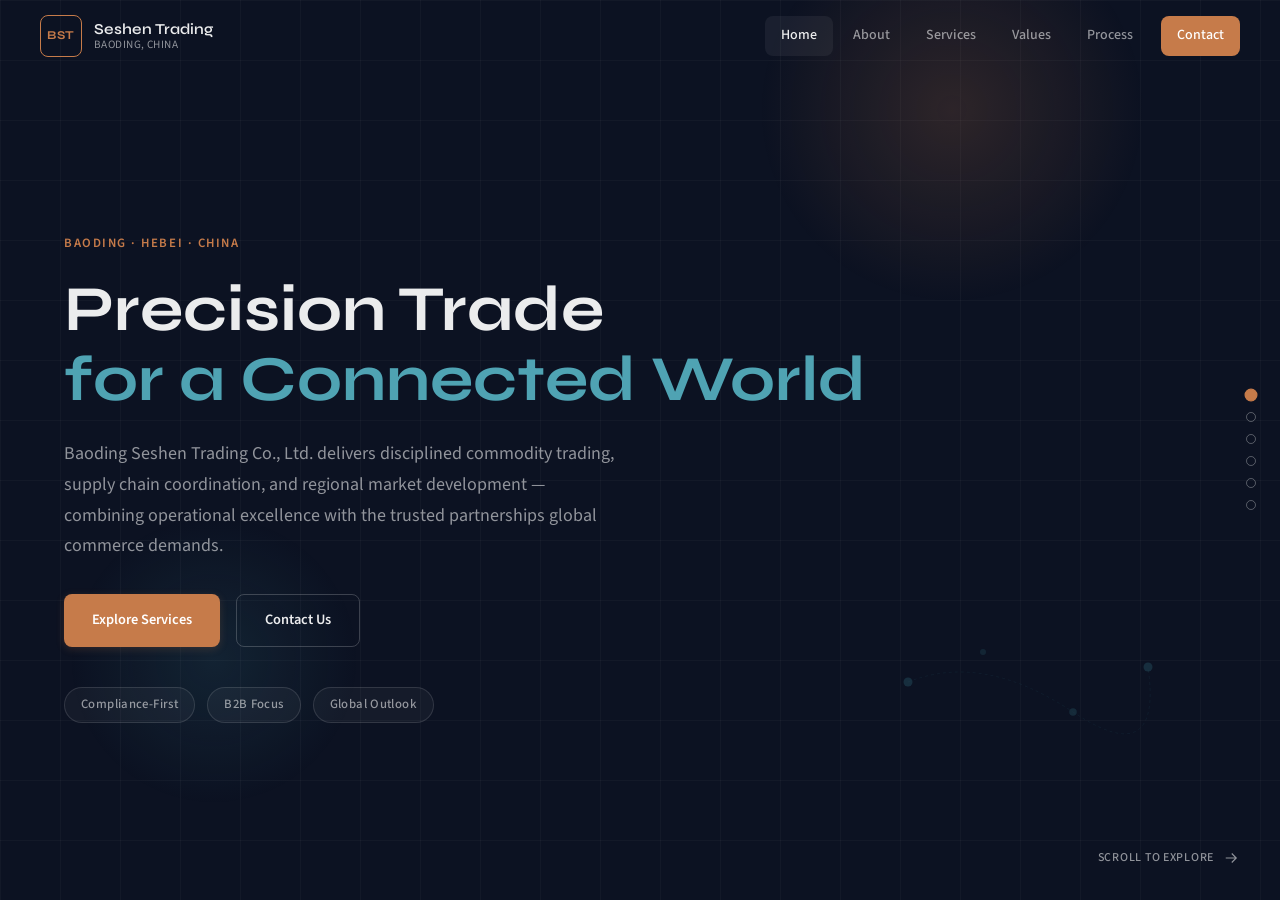
<file: index.html>
<!DOCTYPE html>
<html lang="en">
<head>
  <meta charset="UTF-8">
  <meta name="viewport" content="width=device-width, initial-scale=1.0">
  <meta name="description" content="Baoding Seshen Trading Co., Ltd. — Professional commodity trading, supply chain coordination, and regional market development in Baoding, Hebei, China.">
  <meta name="keywords" content="Seshen Trading, commodity trading, supply chain, Baoding, Hebei, China, BST">
  <title>Baoding Seshen Trading Co., Ltd. | Corporate Website</title>
  <link rel="preconnect" href="https://fonts.googleapis.com">
  <link rel="preconnect" href="https://fonts.gstatic.com" crossorigin>
  <link href="https://fonts.googleapis.com/css2?family=Source+Sans+3:ital,wght@0,300;0,400;0,500;0,600;0,700;1,400&family=Syne:wght@400;500;600;700;800&display=swap" rel="stylesheet">
  <link rel="stylesheet" href="styles.css">
</head>
<body>

  <div class="progress-bar" id="progressBar" aria-hidden="true"></div>

  <header class="header" id="header">
    <div class="header-inner">
      <a href="#hero" class="logo" data-panel="0">
        <span class="logo-mark">BST</span>
        <span class="logo-text">
          <strong>Seshen Trading</strong>
          <small>Baoding, China</small>
        </span>
      </a>

      <nav class="nav" id="nav" aria-label="Section navigation">
        <a href="#hero" class="nav-link active" data-panel="0">Home</a>
        <a href="#about" class="nav-link" data-panel="1">About</a>
        <a href="#services" class="nav-link" data-panel="2">Services</a>
        <a href="#values" class="nav-link" data-panel="3">Values</a>
        <a href="#process" class="nav-link" data-panel="4">Process</a>
        <a href="#contact" class="nav-link nav-link--cta" data-panel="5">Contact</a>
      </nav>

      <button class="nav-toggle" id="navToggle" aria-label="Toggle navigation" aria-expanded="false">
        <span></span>
        <span></span>
        <span></span>
      </button>
    </div>
  </header>

  <nav class="dot-nav" id="dotNav" aria-label="Panel progress">
    <button class="dot active" data-panel="0" aria-label="Home panel"></button>
    <button class="dot" data-panel="1" aria-label="About panel"></button>
    <button class="dot" data-panel="2" aria-label="Services panel"></button>
    <button class="dot" data-panel="3" aria-label="Values panel"></button>
    <button class="dot" data-panel="4" aria-label="Process panel"></button>
    <button class="dot" data-panel="5" aria-label="Contact panel"></button>
  </nav>

  <div class="scroll-hint" id="scrollHint" aria-hidden="true">
    <span>Scroll to explore</span>
    <svg viewBox="0 0 24 24" fill="none" stroke="currentColor" stroke-width="1.5"><path d="M5 12h14M13 6l6 6-6 6"/></svg>
  </div>

  <main class="track" id="track">
    <div class="track-inner" id="trackInner">
    <!-- Panel 01: Hero -->
    <section class="panel panel--dark" id="hero" data-panel="0">
      <div class="panel-bg">
        <div class="grid-lines"></div>
        <div class="orb orb--1"></div>
        <div class="orb orb--2"></div>
        <div class="grain"></div>
      </div>
      <div class="panel-content">
        <p class="eyebrow reveal">Baoding · Hebei · China</p>
        <h1 class="hero-title reveal">
          Precision Trade<br>
          <em>for a Connected World</em>
        </h1>
        <p class="hero-lead reveal">
          Baoding Seshen Trading Co., Ltd. delivers disciplined commodity trading,
          supply chain coordination, and regional market development — combining
          operational excellence with the trusted partnerships global commerce demands.
        </p>
        <div class="hero-actions reveal">
          <a href="#services" class="btn btn--primary" data-panel="2">Explore Services</a>
          <a href="#contact" class="btn btn--ghost" data-panel="5">Contact Us</a>
        </div>
        <div class="hero-chips reveal">
          <span class="chip">Compliance-First</span>
          <span class="chip">B2B Focus</span>
          <span class="chip">Global Outlook</span>
        </div>
        <div class="hero-deco" aria-hidden="true">
          <svg class="route-svg" viewBox="0 0 400 200" fill="none">
            <circle cx="40" cy="100" r="6" fill="currentColor" opacity="0.6"/>
            <circle cx="140" cy="60" r="4" fill="currentColor" opacity="0.4"/>
            <circle cx="260" cy="140" r="5" fill="currentColor" opacity="0.5"/>
            <circle cx="360" cy="80" r="6" fill="currentColor" opacity="0.6"/>
            <path d="M40 100 Q140 60 260 140 T360 80" stroke="currentColor" stroke-width="1" opacity="0.3" stroke-dasharray="4 4"/>
          </svg>
        </div>
      </div>
    </section>

    <!-- Panel 02: About -->
    <section class="panel panel--light" id="about" data-panel="1">
      <div class="panel-bg panel-bg--light">
        <div class="map-dots" aria-hidden="true"></div>
      </div>
      <div class="panel-content panel-content--split">
        <div class="split-left">
          <div class="section-label reveal">
            <span class="section-num">01</span>
            <h2 class="section-title">Company Overview</h2>
          </div>
          <p class="lead reveal">
            Headquartered in Baoding's High-tech Zone, Seshen Trading is a registered
            commercial enterprise committed to transparent, reliable, and scalable trade operations
            across domestic and international markets.
          </p>
          <p class="body-text reveal">
            We bridge regional market expertise with global business standards — offering
            end-to-end trading solutions built on regulatory compliance, disciplined execution,
            and long-term client relationships. Our team operates with the precision and
            accountability that modern B2B commerce requires.
          </p>
          <div class="about-stats reveal">
            <div class="stat">
              <span class="stat-value">Registered</span>
              <span class="stat-label">Legal Entity</span>
            </div>
            <div class="stat">
              <span class="stat-value">Hebei</span>
              <span class="stat-label">Regional Hub</span>
            </div>
            <div class="stat">
              <span class="stat-value">B2B</span>
              <span class="stat-label">Trade Focus</span>
            </div>
          </div>
        </div>
        <div class="split-right">
          <div class="info-card reveal">
            <div class="info-card-header">
              <svg viewBox="0 0 24 24" fill="none" stroke="currentColor" stroke-width="1.5"><path d="M3 21h18M5 21V7l8-4v18M19 21V11l-6-4"/><path d="M9 9v.01M9 12v.01M9 15v.01M9 18v.01"/></svg>
              <span>Corporate Identity</span>
            </div>
            <h3>Legal Entity</h3>
            <p class="info-primary">Baoding Seshen Trading Co., Ltd.</p>
            <p class="info-secondary">保定啬甾商贸有限公司</p>
            <div class="info-divider"></div>
            <dl class="info-list">
              <div class="info-row">
                <dt>USCC</dt>
                <dd>91130605MADN2Y1NXQ</dd>
              </div>
              <div class="info-row">
                <dt>Location</dt>
                <dd>High-tech Zone, Baoding</dd>
              </div>
              <div class="info-row">
                <dt>Industry</dt>
                <dd>Commodity Trading & Commerce</dd>
              </div>
            </dl>
          </div>
        </div>
      </div>
    </section>

    <!-- Panel 03: Services -->
    <section class="panel panel--dark" id="services" data-panel="2">
      <div class="panel-bg">
        <div class="grid-lines"></div>
        <div class="orb orb--3"></div>
        <div class="grain"></div>
      </div>
      <div class="panel-content">
        <div class="section-label reveal">
          <span class="section-num">02</span>
          <h2 class="section-title">Core Services</h2>
        </div>
        <p class="section-desc reveal">
          Integrated trading capabilities designed for enterprises that value reliability,
          transparency, and operational precision.
        </p>
        <div class="service-cards">
          <article class="service-card service-card--offset-1 reveal">
            <div class="service-icon">
              <svg viewBox="0 0 24 24" fill="none" stroke="currentColor" stroke-width="1.5"><path d="M20 7l-8-4-8 4m16 0l-8 4m8-4v10l-8 4m0-10L4 7m8 4v10M4 7v10l8 4"/></svg>
            </div>
            <span class="service-num">01</span>
            <h3>Commodity Trading</h3>
            <p>Strategic sourcing, distribution management, and contract fulfillment across diverse commodity categories — executed with full regulatory compliance.</p>
            <ul class="service-tags">
              <li>Sourcing</li>
              <li>Distribution</li>
              <li>Fulfillment</li>
            </ul>
          </article>
          <article class="service-card service-card--offset-2 reveal">
            <div class="service-icon">
              <svg viewBox="0 0 24 24" fill="none" stroke="currentColor" stroke-width="1.5"><path d="M13 16V6a1 1 0 00-1-1H4a1 1 0 00-1 1v10m0 0a1 1 0 001 1h8a1 1 0 001-1m0 0V8a1 1 0 011-1h6a1 1 0 011 1v8m0 0a1 1 0 01-1 1h-2a1 1 0 01-1-1"/></svg>
            </div>
            <span class="service-num">02</span>
            <h3>Supply Chain Coordination</h3>
            <p>End-to-end logistics planning, vendor alignment, and inventory flow optimization to ensure seamless operations from origin to delivery.</p>
            <ul class="service-tags">
              <li>Logistics</li>
              <li>Vendor Mgmt</li>
              <li>Optimization</li>
            </ul>
          </article>
          <article class="service-card service-card--offset-3 reveal">
            <div class="service-icon">
              <svg viewBox="0 0 24 24" fill="none" stroke="currentColor" stroke-width="1.5"><circle cx="12" cy="12" r="10"/><path d="M2 12h20M12 2a15.3 15.3 0 014 10 15.3 15.3 0 01-4 10 15.3 15.3 0 01-4-10 15.3 15.3 0 014-10z"/></svg>
            </div>
            <span class="service-num">03</span>
            <h3>Regional Market Development</h3>
            <p>Local market access, partnership cultivation, and commercial network expansion — connecting regional opportunities with broader trade ecosystems.</p>
            <ul class="service-tags">
              <li>Market Access</li>
              <li>Partnerships</li>
              <li>Expansion</li>
            </ul>
          </article>
        </div>
      </div>
    </section>

    <!-- Panel 04: Values -->
    <section class="panel panel--light" id="values" data-panel="3">
      <div class="panel-bg panel-bg--light">
        <div class="diagonal-accent" aria-hidden="true"></div>
      </div>
      <div class="panel-content">
        <div class="section-label reveal">
          <span class="section-num">03</span>
          <h2 class="section-title">Why Partner With Us</h2>
        </div>
        <p class="section-desc reveal">
          Four pillars that define our approach to every engagement and every transaction.
        </p>
        <div class="value-cards">
          <article class="value-card reveal">
            <div class="value-icon">
              <svg viewBox="0 0 24 24" fill="none" stroke="currentColor" stroke-width="1.5"><path d="M9 12l2 2 4-4m5.618-4.016A11.955 11.955 0 0112 2.944a11.955 11.955 0 01-8.618 3.04A12.02 12.02 0 003 9c0 5.591 3.824 10.29 9 11.622 5.176-1.332 9-6.03 9-11.622 0-1.042-.133-2.052-.382-3.016z"/></svg>
            </div>
            <h3>Integrity</h3>
            <p>Transparent dealings and ethical business practices form the foundation of every partnership we build.</p>
          </article>
          <article class="value-card reveal">
            <div class="value-icon">
              <svg viewBox="0 0 24 24" fill="none" stroke="currentColor" stroke-width="1.5"><path d="M9 5H7a2 2 0 00-2 2v12a2 2 0 002 2h10a2 2 0 002-2V7a2 2 0 00-2-2h-2M9 5a2 2 0 002 2h2a2 2 0 002-2M9 5a2 2 0 012-2h2a2 2 0 012 2m-6 9l2 2 4-4"/></svg>
            </div>
            <h3>Quality Assurance</h3>
            <p>Rigorous standards at every stage — from supplier vetting to final delivery — ensuring consistent outcomes.</p>
          </article>
          <article class="value-card reveal">
            <div class="value-icon">
              <svg viewBox="0 0 24 24" fill="none" stroke="currentColor" stroke-width="1.5"><path d="M10.325 4.317c.426-1.756 2.924-1.756 3.35 0a1.724 1.724 0 002.573 1.066c1.543-.94 3.31.826 2.37 2.37a1.724 1.724 0 001.066 2.573c1.756.426 1.756 2.924 0 3.35a1.724 1.724 0 00-1.066 2.573c.94 1.543-.826 3.31-2.37 2.37a1.724 1.724 0 00-2.573 1.066c-.426 1.756-2.924 1.756-3.35 0a1.724 1.724 0 00-2.573-1.066c-1.543.94-3.31-.826-2.37-2.37a1.724 1.724 0 00-1.066-2.573c-1.756-.426-1.756-2.924 0-3.35a1.724 1.724 0 001.066-2.573c-.94-1.543.826-3.31 2.37-2.37.996.608 2.296.07 2.572-1.065z"/><circle cx="12" cy="12" r="3"/></svg>
            </div>
            <h3>Operational Discipline</h3>
            <p>Structured processes, clear accountability, and measurable performance across all trading operations.</p>
          </article>
          <article class="value-card reveal">
            <div class="value-icon">
              <svg viewBox="0 0 24 24" fill="none" stroke="currentColor" stroke-width="1.5"><path d="M17 20h5v-2a3 3 0 00-5.356-1.857M17 20H7m10 0v-2c0-.656-.126-1.283-.356-1.857M7 20H2v-2a3 3 0 015.356-1.857M7 20v-2c0-.656.126-1.283.356-1.857m0 0a5.002 5.002 0 019.288 0M15 7a3 3 0 11-6 0 3 3 0 016 0zm6 3a2 2 0 11-4 0 2 2 0 014 0zM7 10a2 2 0 11-4 0 2 2 0 014 0z"/></svg>
            </div>
            <h3>Long-Term Partnerships</h3>
            <p>We invest in enduring relationships — prioritizing mutual growth and sustained commercial success over short-term gains.</p>
          </article>
        </div>
      </div>
    </section>

    <!-- Panel 05: Process -->
    <section class="panel panel--dark" id="process" data-panel="4">
      <div class="panel-bg">
        <div class="grid-lines"></div>
        <div class="orb orb--4"></div>
        <div class="grain"></div>
      </div>
      <div class="panel-content">
        <div class="section-label reveal">
          <span class="section-num">04</span>
          <h2 class="section-title">Our Process</h2>
        </div>
        <p class="section-desc reveal">
          A structured five-stage framework ensuring clarity, accountability, and results at every step.
        </p>
        <div class="timeline reveal">
          <div class="timeline-line" aria-hidden="true"></div>
          <div class="timeline-steps">
            <div class="timeline-step">
              <div class="step-marker">01</div>
              <h3>Inquiry</h3>
              <p>Initial consultation to understand your trade requirements and business objectives.</p>
            </div>
            <div class="timeline-step">
              <div class="step-marker">02</div>
              <h3>Assessment</h3>
              <p>Comprehensive evaluation of scope, feasibility, compliance, and market conditions.</p>
            </div>
            <div class="timeline-step">
              <div class="step-marker">03</div>
              <h3>Agreement</h3>
              <p>Transparent terms, clear deliverables, and mutually agreed commercial frameworks.</p>
            </div>
            <div class="timeline-step">
              <div class="step-marker">04</div>
              <h3>Execution</h3>
              <p>Disciplined implementation with real-time coordination and quality oversight.</p>
            </div>
            <div class="timeline-step">
              <div class="step-marker">05</div>
              <h3>Review</h3>
              <p>Post-delivery evaluation, performance analysis, and continuous improvement.</p>
            </div>
          </div>
        </div>
      </div>
    </section>

    <!-- Panel 06: Contact -->
    <section class="panel panel--light" id="contact" data-panel="5">
      <div class="panel-bg panel-bg--light">
        <div class="contact-gradient" aria-hidden="true"></div>
      </div>
      <div class="panel-content panel-content--split panel-content--contact">
        <div class="split-left">
          <div class="section-label reveal">
            <span class="section-num">05</span>
            <h2 class="section-title">Get in Touch</h2>
          </div>
          <p class="lead reveal">
            Ready to explore a trading partnership? Reach out to discuss your requirements
            and discover how Seshen Trading can support your commercial objectives.
          </p>
          <div class="contact-card reveal">
            <div class="contact-card-icon">
              <svg viewBox="0 0 24 24" fill="none" stroke="currentColor" stroke-width="1.5"><path d="M3 8l7.89 5.26a2 2 0 002.22 0L21 8M5 19h14a2 2 0 002-2V7a2 2 0 00-2-2H5a2 2 0 00-2 2v10a2 2 0 002 2z"/></svg>
            </div>
            <h3>Business Inquiries</h3>
            <p>For partnership discussions, service inquiries, or general correspondence:</p>
            <a href="mailto:bitopipe69@gmail.com" class="contact-email">bitopipe69@gmail.com</a>
            <a href="mailto:bitopipe69@gmail.com" class="btn btn--primary btn--full">Send an Email</a>
          </div>
        </div>
        <div class="split-right">
          <div class="address-card reveal">
            <h3>Office Location</h3>
            <address>
              No. 636, 6th Floor<br>
              Development Building<br>
              No. 658 Chaoyang North Street<br>
              High-tech Zone<br>
              Baoding, Hebei Province<br>
              China
            </address>
            <div class="address-divider"></div>
            <dl class="address-details">
              <div class="address-row">
                <dt>Company</dt>
                <dd>Baoding Seshen Trading Co., Ltd.</dd>
              </div>
              <div class="address-row">
                <dt>USCC</dt>
                <dd>91130605MADN2Y1NXQ</dd>
              </div>
              <div class="address-row">
                <dt>Email</dt>
                <dd><a href="mailto:bitopipe69@gmail.com">bitopipe69@gmail.com</a></dd>
              </div>
            </dl>
          </div>
        </div>
      </div>
      <footer class="panel-footer">
        <p>&copy; 2026 Baoding Seshen Trading Co., Ltd. All Rights Reserved.</p>
        <p class="footer-cn">保定啬甾商贸有限公司 · USCC 91130605MADN2Y1NXQ</p>
      </footer>
    </section>

    </div>
  </main>

  <script src="script.js"></script>
</body>
</html>
</file>
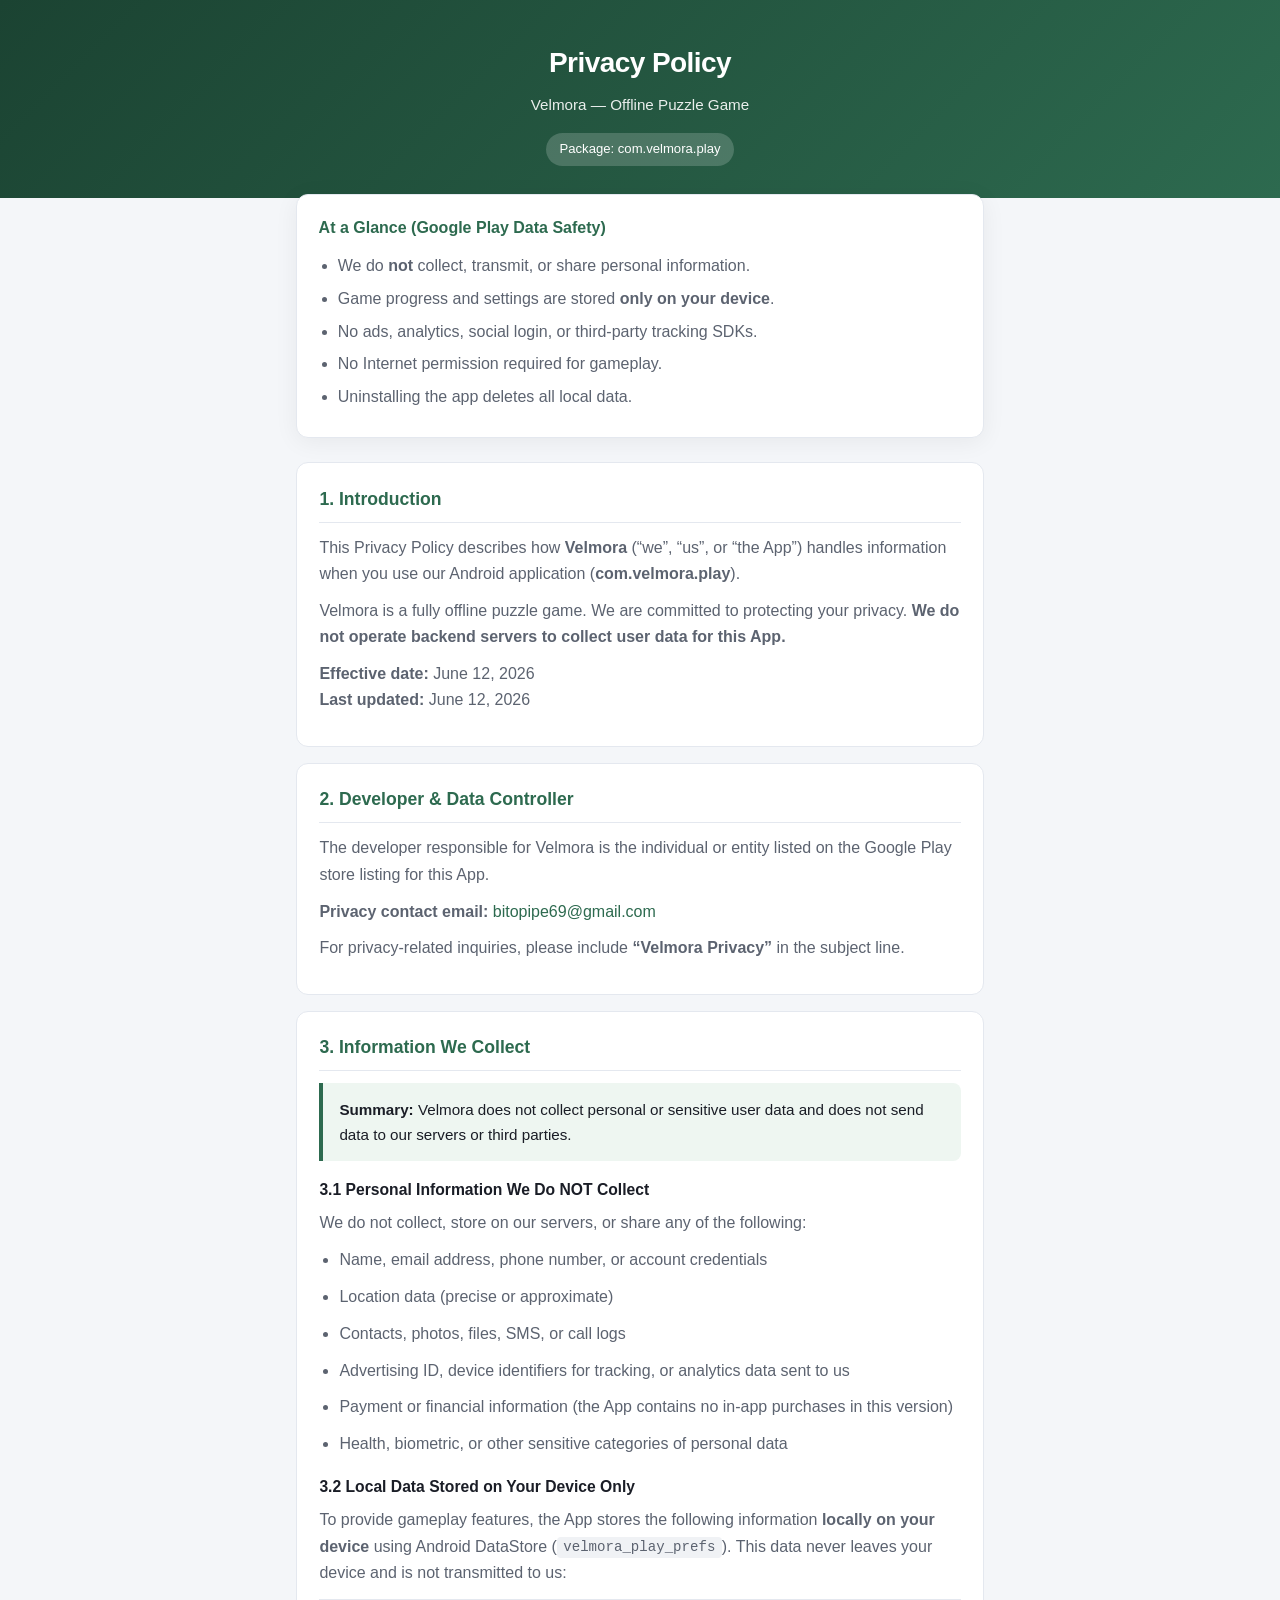
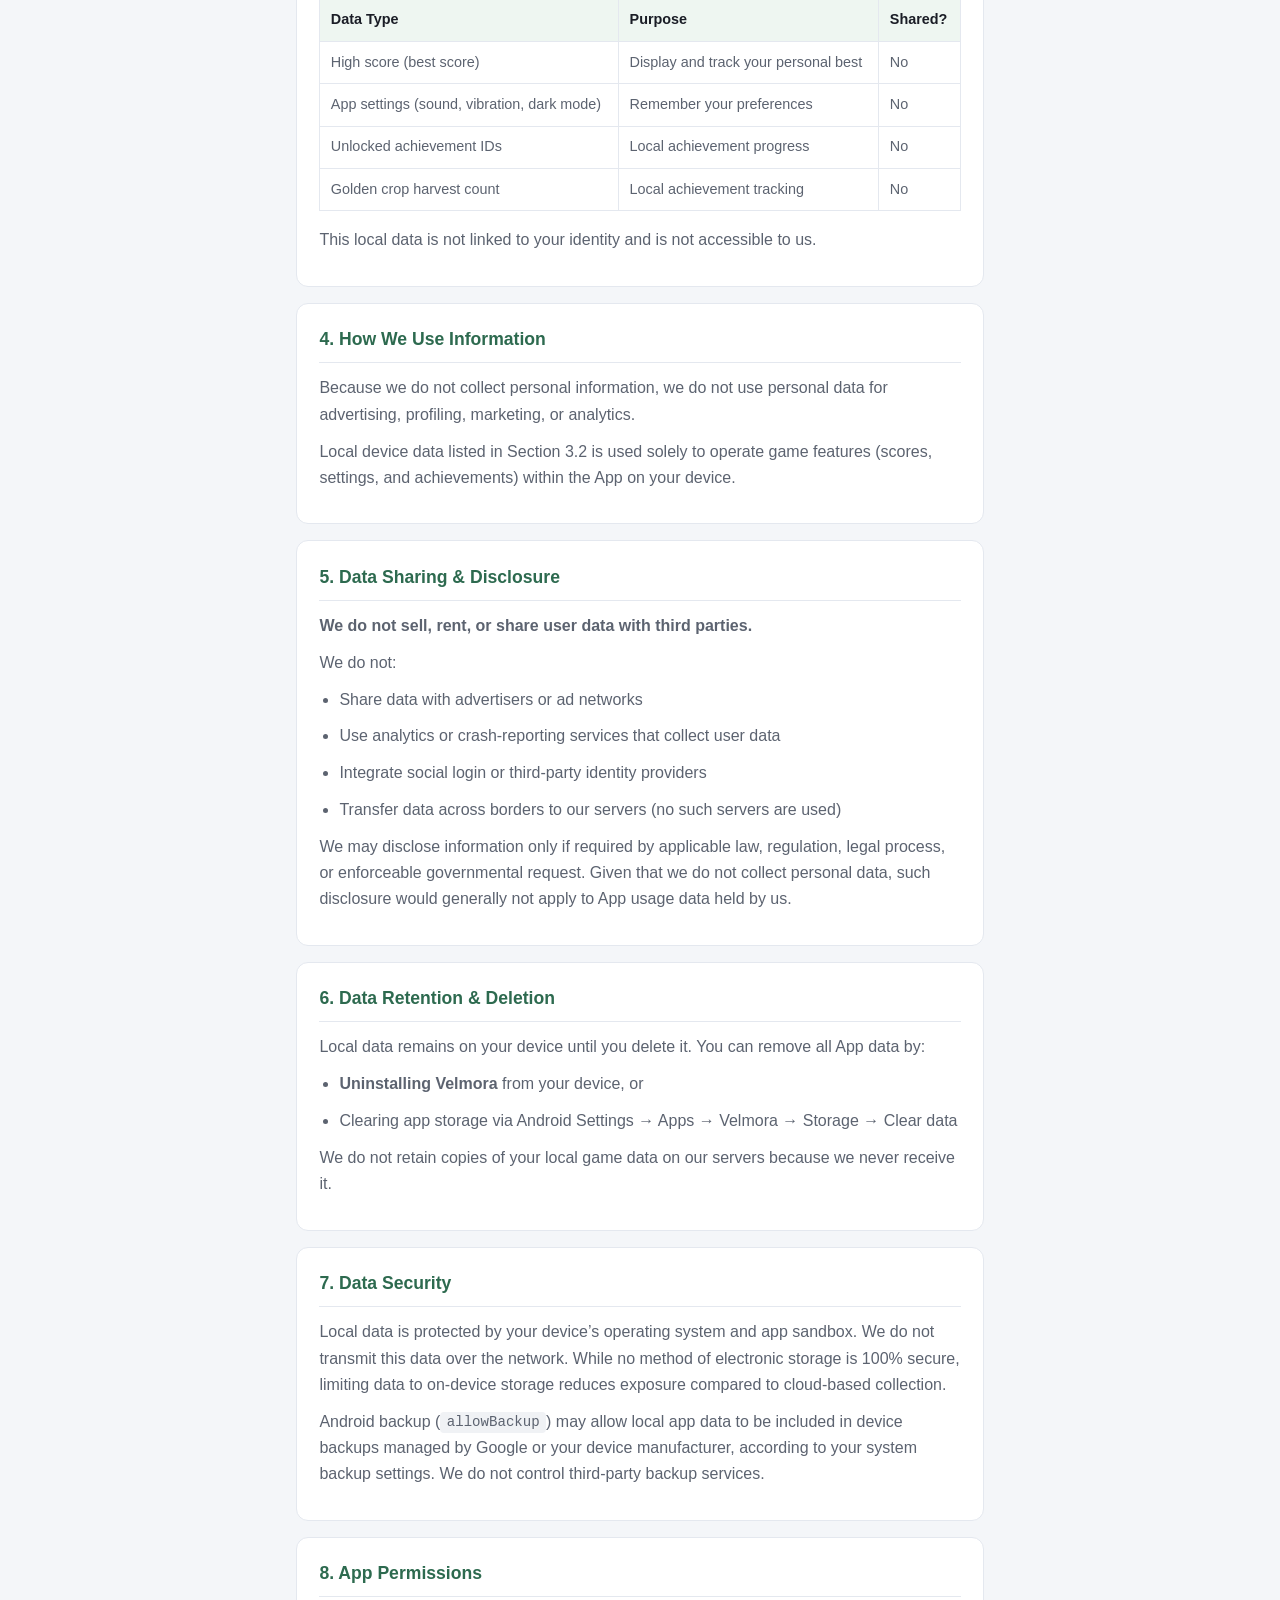
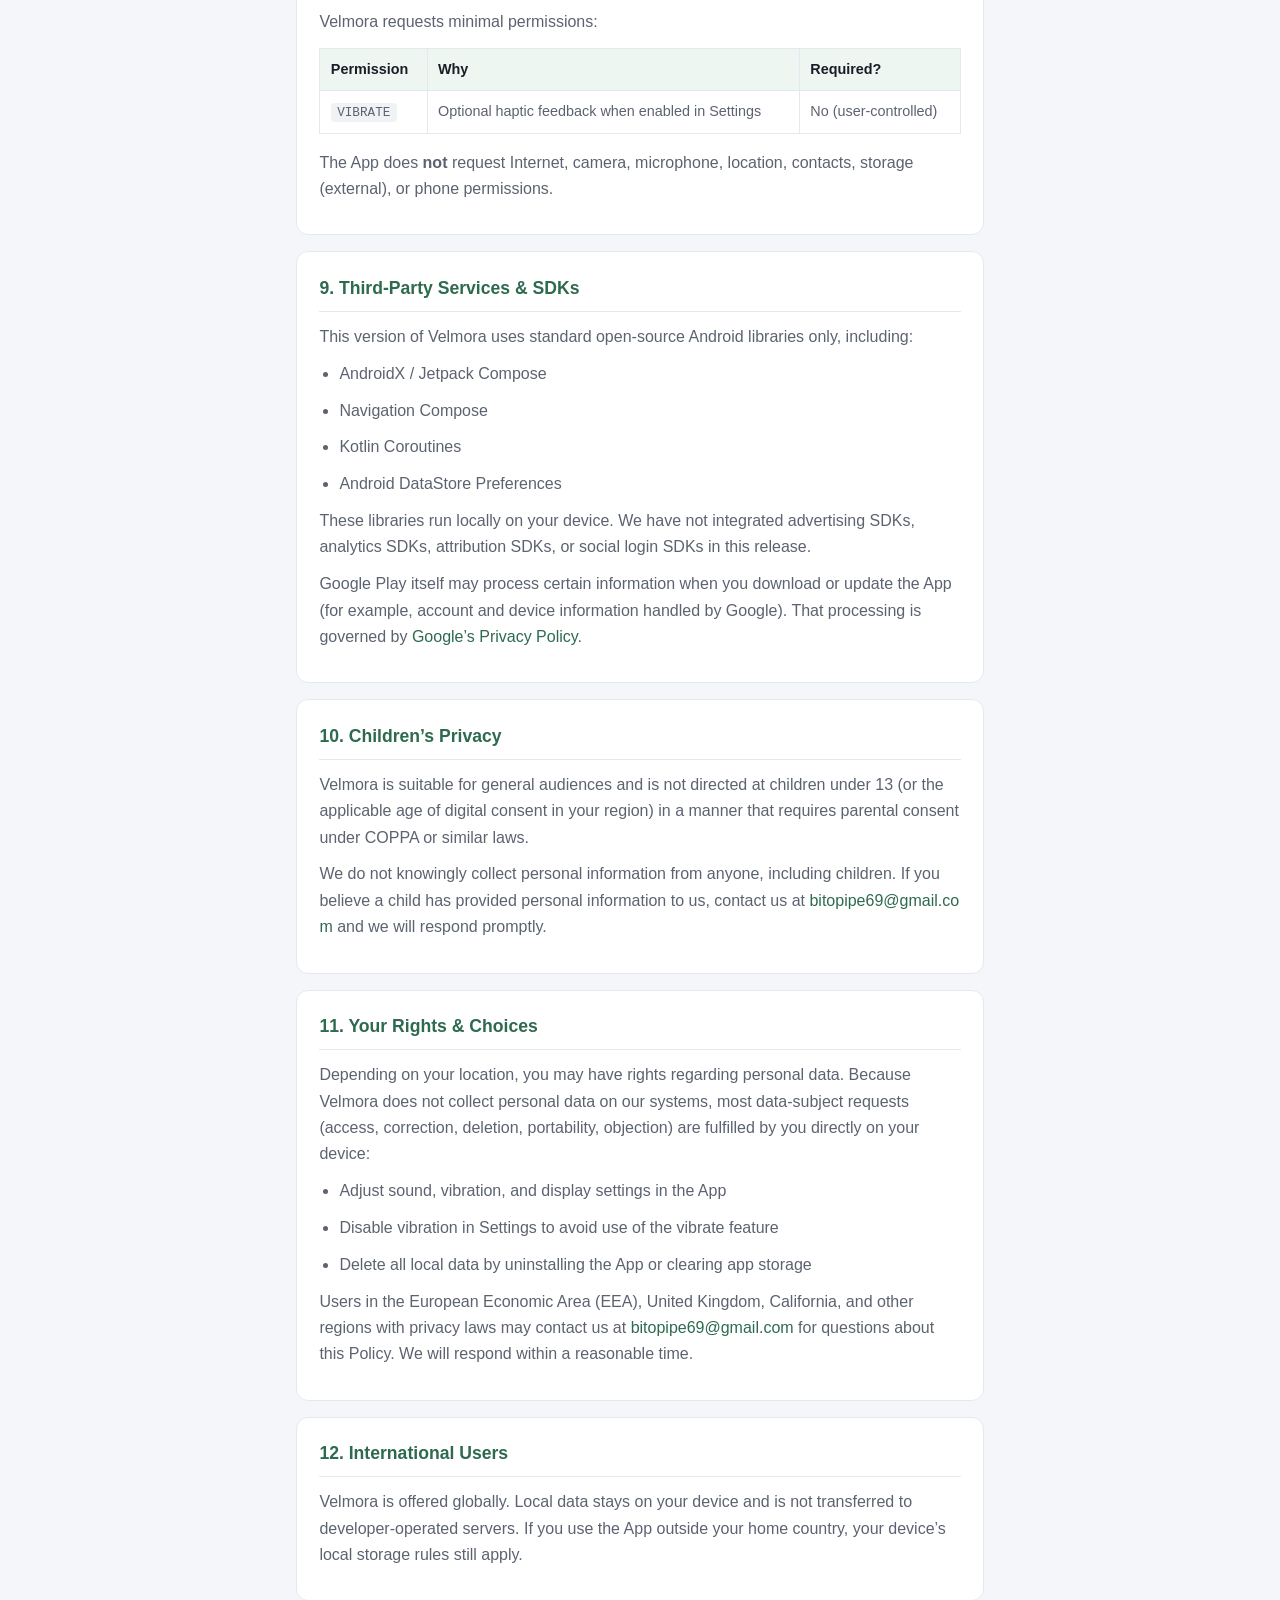
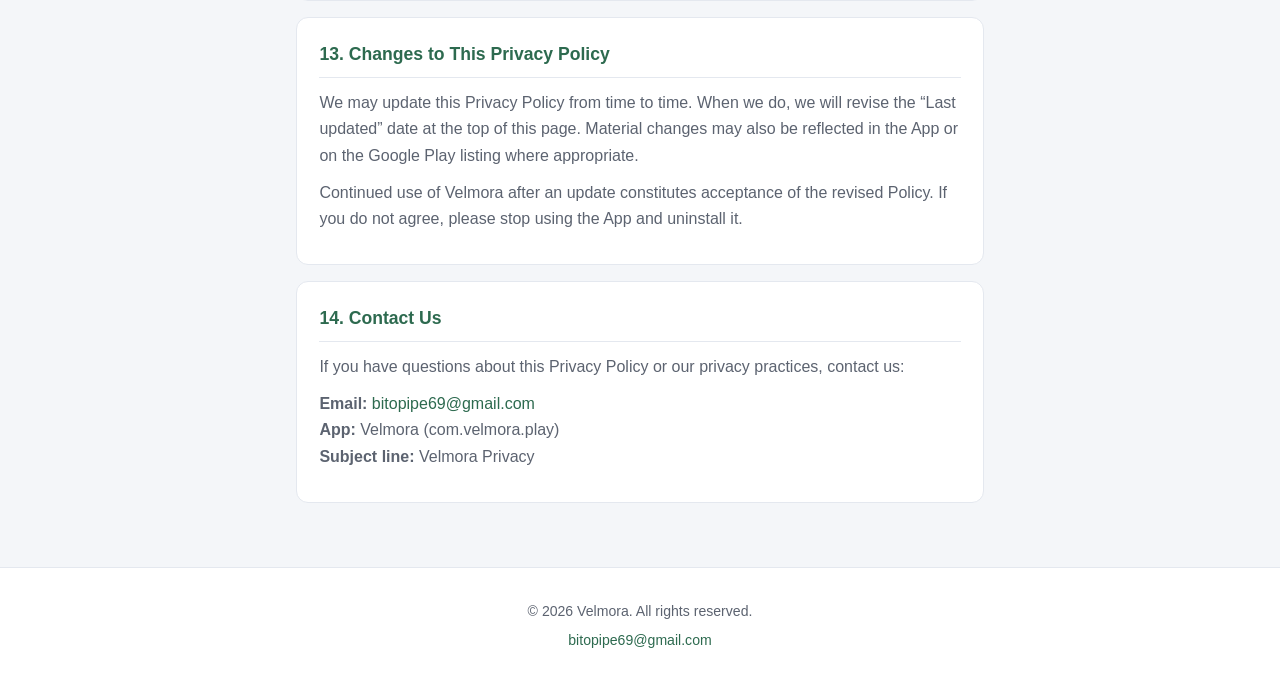
<file: privacy-policy.html>
<!DOCTYPE html>
<html lang="en">
<head>
  <meta charset="UTF-8">
  <meta name="viewport" content="width=device-width, initial-scale=1.0, maximum-scale=1.0">
  <meta name="description" content="Privacy Policy for Velmora — an offline puzzle game for Android.">
  <title>Privacy Policy — Velmora</title>
  <style>
    :root {
      --bg: #f4f6f9;
      --card: #ffffff;
      --text: #1a1d26;
      --muted: #5c6370;
      --accent: #2d6a4f;
      --border: #e4e8ef;
      --highlight: #eef6f1;
    }

    * {
      box-sizing: border-box;
      margin: 0;
      padding: 0;
    }

    body {
      font-family: -apple-system, BlinkMacSystemFont, "Segoe UI", Roboto, "Helvetica Neue", Arial, sans-serif;
      background: var(--bg);
      color: var(--text);
      line-height: 1.65;
      font-size: 16px;
      -webkit-text-size-adjust: 100%;
    }

    header {
      background: linear-gradient(135deg, #1b4332 0%, #2d6a4f 100%);
      color: #fff;
      padding: 2.5rem 1.25rem 2rem;
      text-align: center;
    }

    header h1 {
      font-size: 1.75rem;
      font-weight: 700;
      letter-spacing: -0.02em;
      margin-bottom: 0.35rem;
    }

    header p {
      opacity: 0.9;
      font-size: 0.95rem;
    }

    .badge {
      display: inline-block;
      margin-top: 1rem;
      padding: 0.35rem 0.85rem;
      background: rgba(255, 255, 255, 0.18);
      border-radius: 999px;
      font-size: 0.82rem;
    }

    main {
      max-width: 720px;
      margin: 0 auto;
      padding: 1.25rem 1rem 3rem;
    }

    .summary-card {
      background: var(--card);
      border: 1px solid var(--border);
      border-radius: 12px;
      padding: 1.25rem 1.35rem;
      margin: -1.5rem auto 1.5rem;
      box-shadow: 0 4px 24px rgba(0, 0, 0, 0.06);
    }

    .summary-card h2 {
      font-size: 1rem;
      color: var(--accent);
      margin-bottom: 0.75rem;
    }

    .summary-card ul {
      padding-left: 1.2rem;
    }

    .summary-card li {
      margin-bottom: 0.4rem;
      color: var(--muted);
    }

    section {
      background: var(--card);
      border: 1px solid var(--border);
      border-radius: 12px;
      padding: 1.35rem 1.4rem;
      margin-bottom: 1rem;
    }

    section h2 {
      font-size: 1.1rem;
      color: var(--accent);
      margin-bottom: 0.75rem;
      padding-bottom: 0.5rem;
      border-bottom: 1px solid var(--border);
    }

    section h3 {
      font-size: 0.98rem;
      margin: 1rem 0 0.5rem;
      color: var(--text);
    }

    section p,
    section li {
      color: var(--muted);
      margin-bottom: 0.65rem;
    }

    section ul {
      padding-left: 1.25rem;
      margin-bottom: 0.5rem;
    }

    .note {
      background: var(--highlight);
      border-left: 4px solid var(--accent);
      padding: 0.85rem 1rem;
      border-radius: 0 8px 8px 0;
      margin: 0.75rem 0 1rem;
      font-size: 0.95rem;
      color: var(--text);
    }

    table {
      width: 100%;
      border-collapse: collapse;
      margin: 0.75rem 0 1rem;
      font-size: 0.9rem;
    }

    th, td {
      border: 1px solid var(--border);
      padding: 0.55rem 0.65rem;
      text-align: left;
    }

    th {
      background: var(--highlight);
      color: var(--text);
      font-weight: 600;
    }

    td {
      color: var(--muted);
    }

    a {
      color: var(--accent);
      text-decoration: none;
      word-break: break-all;
    }

    a:hover {
      text-decoration: underline;
    }

    code {
      background: #f0f2f5;
      padding: 0.15rem 0.4rem;
      border-radius: 4px;
      font-size: 0.88em;
    }

    footer {
      text-align: center;
      padding: 2rem 1rem;
      color: var(--muted);
      font-size: 0.88rem;
      border-top: 1px solid var(--border);
      background: var(--card);
    }

    footer p {
      margin-bottom: 0.35rem;
    }

    @media (max-width: 480px) {
      header h1 { font-size: 1.45rem; }
      section { padding: 1.1rem; }
      table { font-size: 0.85rem; }
    }
  </style>
</head>
<body>

<header>
  <h1>Privacy Policy</h1>
  <p>Velmora &mdash; Offline Puzzle Game</p>
  <span class="badge">Package: com.velmora.play</span>
</header>

<main>

  <div class="summary-card">
    <h2>At a Glance (Google Play Data Safety)</h2>
    <ul>
      <li>We do <strong>not</strong> collect, transmit, or share personal information.</li>
      <li>Game progress and settings are stored <strong>only on your device</strong>.</li>
      <li>No ads, analytics, social login, or third-party tracking SDKs.</li>
      <li>No Internet permission required for gameplay.</li>
      <li>Uninstalling the app deletes all local data.</li>
    </ul>
  </div>

  <section id="introduction">
    <h2>1. Introduction</h2>
    <p>
      This Privacy Policy describes how <strong>Velmora</strong> (&ldquo;we&rdquo;, &ldquo;us&rdquo;, or &ldquo;the App&rdquo;)
      handles information when you use our Android application
      (<strong>com.velmora.play</strong>).
    </p>
    <p>
      Velmora is a fully offline puzzle game. We are committed to protecting your privacy.
      <strong>We do not operate backend servers to collect user data for this App.</strong>
    </p>
    <p>
      <strong>Effective date:</strong> June 12, 2026<br>
      <strong>Last updated:</strong> June 12, 2026
    </p>
  </section>

  <section id="developer">
    <h2>2. Developer &amp; Data Controller</h2>
    <p>
      The developer responsible for Velmora is the individual or entity listed on the
      Google Play store listing for this App.
    </p>
    <p>
      <strong>Privacy contact email:</strong>
      <a href="mailto:bitopipe69@gmail.com">bitopipe69@gmail.com</a>
    </p>
    <p>
      For privacy-related inquiries, please include <strong>&ldquo;Velmora Privacy&rdquo;</strong> in the subject line.
    </p>
  </section>

  <section id="data-collection">
    <h2>3. Information We Collect</h2>

    <div class="note">
      <strong>Summary:</strong> Velmora does not collect personal or sensitive user data and does not send data to our servers or third parties.
    </div>

    <h3>3.1 Personal Information We Do NOT Collect</h3>
    <p>We do not collect, store on our servers, or share any of the following:</p>
    <ul>
      <li>Name, email address, phone number, or account credentials</li>
      <li>Location data (precise or approximate)</li>
      <li>Contacts, photos, files, SMS, or call logs</li>
      <li>Advertising ID, device identifiers for tracking, or analytics data sent to us</li>
      <li>Payment or financial information (the App contains no in-app purchases in this version)</li>
      <li>Health, biometric, or other sensitive categories of personal data</li>
    </ul>

    <h3>3.2 Local Data Stored on Your Device Only</h3>
    <p>
      To provide gameplay features, the App stores the following information
      <strong>locally on your device</strong> using Android DataStore
      (<code>velmora_play_prefs</code>). This data never leaves your device and is not transmitted to us:
    </p>
    <table>
      <thead>
        <tr>
          <th>Data Type</th>
          <th>Purpose</th>
          <th>Shared?</th>
        </tr>
      </thead>
      <tbody>
        <tr>
          <td>High score (best score)</td>
          <td>Display and track your personal best</td>
          <td>No</td>
        </tr>
        <tr>
          <td>App settings (sound, vibration, dark mode)</td>
          <td>Remember your preferences</td>
          <td>No</td>
        </tr>
        <tr>
          <td>Unlocked achievement IDs</td>
          <td>Local achievement progress</td>
          <td>No</td>
        </tr>
        <tr>
          <td>Golden crop harvest count</td>
          <td>Local achievement tracking</td>
          <td>No</td>
        </tr>
      </tbody>
    </table>
    <p>
      This local data is not linked to your identity and is not accessible to us.
    </p>
  </section>

  <section id="data-use">
    <h2>4. How We Use Information</h2>
    <p>
      Because we do not collect personal information, we do not use personal data for advertising,
      profiling, marketing, or analytics.
    </p>
    <p>
      Local device data listed in Section 3.2 is used solely to operate game features
      (scores, settings, and achievements) within the App on your device.
    </p>
  </section>

  <section id="data-sharing">
    <h2>5. Data Sharing &amp; Disclosure</h2>
    <p>
      <strong>We do not sell, rent, or share user data with third parties.</strong>
    </p>
    <p>We do not:</p>
    <ul>
      <li>Share data with advertisers or ad networks</li>
      <li>Use analytics or crash-reporting services that collect user data</li>
      <li>Integrate social login or third-party identity providers</li>
      <li>Transfer data across borders to our servers (no such servers are used)</li>
    </ul>
    <p>
      We may disclose information only if required by applicable law, regulation, legal process,
      or enforceable governmental request. Given that we do not collect personal data,
      such disclosure would generally not apply to App usage data held by us.
    </p>
  </section>

  <section id="retention">
    <h2>6. Data Retention &amp; Deletion</h2>
    <p>
      Local data remains on your device until you delete it. You can remove all App data by:
    </p>
    <ul>
      <li><strong>Uninstalling Velmora</strong> from your device, or</li>
      <li>Clearing app storage via Android Settings &rarr; Apps &rarr; Velmora &rarr; Storage &rarr; Clear data</li>
    </ul>
    <p>
      We do not retain copies of your local game data on our servers because we never receive it.
    </p>
  </section>

  <section id="security">
    <h2>7. Data Security</h2>
    <p>
      Local data is protected by your device&rsquo;s operating system and app sandbox.
      We do not transmit this data over the network. While no method of electronic storage
      is 100% secure, limiting data to on-device storage reduces exposure compared to
      cloud-based collection.
    </p>
    <p>
      Android backup (<code>allowBackup</code>) may allow local app data to be included in
      device backups managed by Google or your device manufacturer, according to your
      system backup settings. We do not control third-party backup services.
    </p>
  </section>

  <section id="permissions">
    <h2>8. App Permissions</h2>
    <p>Velmora requests minimal permissions:</p>
    <table>
      <thead>
        <tr>
          <th>Permission</th>
          <th>Why</th>
          <th>Required?</th>
        </tr>
      </thead>
      <tbody>
        <tr>
          <td><code>VIBRATE</code></td>
          <td>Optional haptic feedback when enabled in Settings</td>
          <td>No (user-controlled)</td>
        </tr>
      </tbody>
    </table>
    <p>The App does <strong>not</strong> request Internet, camera, microphone, location, contacts, storage (external), or phone permissions.</p>
  </section>

  <section id="third-party">
    <h2>9. Third-Party Services &amp; SDKs</h2>
    <p>
      This version of Velmora uses standard open-source Android libraries only, including:
    </p>
    <ul>
      <li>AndroidX / Jetpack Compose</li>
      <li>Navigation Compose</li>
      <li>Kotlin Coroutines</li>
      <li>Android DataStore Preferences</li>
    </ul>
    <p>
      These libraries run locally on your device. We have not integrated advertising SDKs,
      analytics SDKs, attribution SDKs, or social login SDKs in this release.
    </p>
    <p>
      Google Play itself may process certain information when you download or update the App
      (for example, account and device information handled by Google). That processing is
      governed by
      <a href="https://policies.google.com/privacy" target="_blank" rel="noopener noreferrer">Google&rsquo;s Privacy Policy</a>.
    </p>
  </section>

  <section id="children">
    <h2>10. Children&rsquo;s Privacy</h2>
    <p>
      Velmora is suitable for general audiences and is not directed at children under 13
      (or the applicable age of digital consent in your region) in a manner that requires
      parental consent under COPPA or similar laws.
    </p>
    <p>
      We do not knowingly collect personal information from anyone, including children.
      If you believe a child has provided personal information to us, contact us at
      <a href="mailto:bitopipe69@gmail.com">bitopipe69@gmail.com</a> and we will respond promptly.
    </p>
  </section>

  <section id="rights">
    <h2>11. Your Rights &amp; Choices</h2>
    <p>
      Depending on your location, you may have rights regarding personal data. Because Velmora does not collect personal data on our systems, most data-subject requests (access, correction, deletion, portability, objection) are fulfilled by you directly on your device:
    </p>
    <ul>
      <li>Adjust sound, vibration, and display settings in the App</li>
      <li>Disable vibration in Settings to avoid use of the vibrate feature</li>
      <li>Delete all local data by uninstalling the App or clearing app storage</li>
    </ul>
    <p>
      Users in the European Economic Area (EEA), United Kingdom, California, and other regions
      with privacy laws may contact us at
      <a href="mailto:bitopipe69@gmail.com">bitopipe69@gmail.com</a>
      for questions about this Policy. We will respond within a reasonable time.
    </p>
  </section>

  <section id="international">
    <h2>12. International Users</h2>
    <p>
      Velmora is offered globally. Local data stays on your device and is not transferred
      to developer-operated servers. If you use the App outside your home country,
      your device&rsquo;s local storage rules still apply.
    </p>
  </section>

  <section id="changes">
    <h2>13. Changes to This Privacy Policy</h2>
    <p>
      We may update this Privacy Policy from time to time. When we do, we will revise the
      &ldquo;Last updated&rdquo; date at the top of this page. Material changes may also be
      reflected in the App or on the Google Play listing where appropriate.
    </p>
    <p>
      Continued use of Velmora after an update constitutes acceptance of the revised Policy.
      If you do not agree, please stop using the App and uninstall it.
    </p>
  </section>

  <section id="contact">
    <h2>14. Contact Us</h2>
    <p>If you have questions about this Privacy Policy or our privacy practices, contact us:</p>
    <p>
      <strong>Email:</strong> <a href="mailto:bitopipe69@gmail.com">bitopipe69@gmail.com</a><br>
      <strong>App:</strong> Velmora (com.velmora.play)<br>
      <strong>Subject line:</strong> Velmora Privacy
    </p>
  </section>

</main>

<footer>
  <p>&copy; 2026 Velmora. All rights reserved.</p>
  <p>
    <a href="mailto:bitopipe69@gmail.com">bitopipe69@gmail.com</a>
  </p>
</footer>

</body>
</html>
</file>
<file: styles.css>
/* ===== Design Tokens ===== */
:root {
  --primary-dark: #0c1222;
  --primary-mid: #151d32;
  --primary-light: #1e2a42;
  --accent-warm: #c67b4a;
  --accent-warm-bright: #d4926a;
  --accent-cool: #3d8b9a;
  --accent-cool-bright: #4fa3b3;
  --surface: #ffffff;
  --surface-alt: #eef1f6;
  --text: #1a2233;
  --text-secondary: #4a5568;
  --text-muted: #7a8494;
  --text-on-dark: rgba(255, 255, 255, 0.92);
  --text-on-dark-muted: rgba(255, 255, 255, 0.55);
  --border: rgba(26, 34, 51, 0.08);
  --border-strong: rgba(26, 34, 51, 0.14);
  --shadow-sm: 0 1px 4px rgba(12, 18, 34, 0.04);
  --shadow-md: 0 4px 16px rgba(12, 18, 34, 0.06);
  --shadow-lg: 0 8px 28px rgba(12, 18, 34, 0.08);
  --radius: 16px;
  --radius-sm: 12px;
  --radius-xs: 8px;
  --font-display: 'Syne', system-ui, sans-serif;
  --font-body: 'Source Sans 3', system-ui, sans-serif;
  --ease: cubic-bezier(0.4, 0, 0.2, 1);
  --transition: 0.4s var(--ease);
  --header-h: 72px;
}

/* ===== Reset ===== */
*, *::before, *::after { box-sizing: border-box; margin: 0; padding: 0; }
html { scroll-behavior: smooth; }

body {
  font-family: var(--font-body);
  color: var(--text);
  background: var(--primary-dark);
  line-height: 1.65;
  overflow: hidden;
  -webkit-font-smoothing: antialiased;
  -moz-osx-font-smoothing: grayscale;
}

a { color: inherit; text-decoration: none; }
ul { list-style: none; }
address { font-style: normal; }
button { font: inherit; cursor: pointer; border: none; background: none; }

/* ===== Progress Bar ===== */
.progress-bar {
  position: fixed;
  top: 0;
  left: 0;
  width: 100%;
  height: 3px;
  background: var(--accent-warm);
  transform: scale3d(0, 1, 1);
  transform-origin: left center;
  will-change: transform;
  z-index: 200;
}

/* ===== Header ===== */
.header {
  position: fixed;
  top: 0;
  left: 0;
  right: 0;
  height: var(--header-h);
  z-index: 150;
  transition: background var(--transition), box-shadow var(--transition);
}

.header.scrolled {
  background: rgba(12, 18, 34, 0.97);
  box-shadow: 0 1px 0 rgba(255, 255, 255, 0.06);
}

.header-inner {
  display: flex;
  align-items: center;
  justify-content: space-between;
  height: 100%;
  padding: 0 2.5rem;
  max-width: 1600px;
  margin: 0 auto;
}

.logo {
  display: flex;
  align-items: center;
  gap: 0.75rem;
  color: var(--text-on-dark);
}

.logo-mark {
  display: flex;
  align-items: center;
  justify-content: center;
  width: 42px;
  height: 42px;
  border: 1.5px solid var(--accent-warm);
  border-radius: var(--radius-xs);
  font-family: var(--font-display);
  font-weight: 700;
  font-size: 0.75rem;
  letter-spacing: 0.05em;
  color: var(--accent-warm);
}

.logo-text {
  display: flex;
  flex-direction: column;
  line-height: 1.2;
}

.logo-text strong {
  font-family: var(--font-display);
  font-weight: 600;
  font-size: 0.95rem;
}

.logo-text small {
  font-size: 0.7rem;
  color: var(--text-on-dark-muted);
  letter-spacing: 0.04em;
  text-transform: uppercase;
}

.nav {
  display: flex;
  align-items: center;
  gap: 0.25rem;
}

.nav-link {
  padding: 0.5rem 1rem;
  font-size: 0.875rem;
  font-weight: 500;
  color: var(--text-on-dark-muted);
  border-radius: var(--radius-xs);
  transition: color var(--transition), background var(--transition);
}

.nav-link:hover,
.nav-link.active {
  color: var(--text-on-dark);
}

.nav-link.active {
  background: rgba(255, 255, 255, 0.06);
}

.nav-link--cta {
  background: var(--accent-warm);
  color: #fff !important;
  margin-left: 0.5rem;
}

.nav-link--cta:hover {
  background: var(--accent-warm-bright);
}

.nav-toggle {
  display: none;
  flex-direction: column;
  gap: 5px;
  padding: 8px;
}

.nav-toggle span {
  display: block;
  width: 22px;
  height: 2px;
  background: var(--text-on-dark);
  transition: transform var(--transition), opacity var(--transition);
}

.nav-toggle.open span:nth-child(1) { transform: translateY(7px) rotate(45deg); }
.nav-toggle.open span:nth-child(2) { opacity: 0; }
.nav-toggle.open span:nth-child(3) { transform: translateY(-7px) rotate(-45deg); }

/* ===== Dot Navigation ===== */
.dot-nav {
  position: fixed;
  right: 1.5rem;
  top: 50%;
  transform: translateY(-50%);
  z-index: 140;
  display: flex;
  flex-direction: column;
  gap: 0.75rem;
}

.dot {
  width: 10px;
  height: 10px;
  border-radius: 50%;
  border: 1.5px solid rgba(255, 255, 255, 0.3);
  transition: background var(--transition), border-color var(--transition), transform var(--transition);
}

.dot:hover { border-color: var(--accent-warm); }

.dot.active {
  background: var(--accent-warm);
  border-color: var(--accent-warm);
  transform: scale(1.3);
}

/* ===== Scroll Hint ===== */
.scroll-hint {
  position: fixed;
  bottom: 2rem;
  right: 2.5rem;
  z-index: 130;
  display: flex;
  align-items: center;
  gap: 0.5rem;
  font-size: 0.75rem;
  font-weight: 500;
  letter-spacing: 0.06em;
  text-transform: uppercase;
  color: var(--text-on-dark-muted);
  animation: hintPulse 2.5s ease-in-out infinite;
}

.scroll-hint svg {
  width: 18px;
  height: 18px;
}

.scroll-hint.hidden { opacity: 0; pointer-events: none; transition: opacity 0.5s; }

@keyframes hintPulse {
  0%, 100% { opacity: 0.5; transform: translate3d(0, 0, 0); }
  50% { opacity: 1; transform: translate3d(4px, 0, 0); }
}

/* ===== Horizontal Track ===== */
.track {
  overflow: hidden;
  width: 100%;
  height: 100vh;
}

.track-inner {
  display: flex;
  height: 100%;
  transition: transform 0.9s cubic-bezier(0.4, 0, 0.2, 1);
}

.track-inner.no-transition {
  transition: none;
}

/* ===== Panels ===== */
.panel {
  position: relative;
  flex: 0 0 100%;
  width: 100%;
  height: 100vh;
  overflow: hidden;
  display: flex;
  flex-direction: column;
}

.panel--dark { color: var(--text-on-dark); }
.panel--light { color: var(--text); background: var(--surface-alt); }

.panel-bg {
  position: absolute;
  inset: 0;
  pointer-events: none;
}

.panel-bg--light { background: var(--surface-alt); }

.grid-lines {
  position: absolute;
  inset: 0;
  background-image:
    linear-gradient(rgba(255, 255, 255, 0.03) 1px, transparent 1px),
    linear-gradient(90deg, rgba(255, 255, 255, 0.03) 1px, transparent 1px);
  background-size: 60px 60px;
}

.orb {
  position: absolute;
  border-radius: 50%;
  pointer-events: none;
}

.orb--1 {
  width: 400px;
  height: 400px;
  top: -10%;
  right: 10%;
  background: radial-gradient(circle, rgba(198, 123, 74, 0.18) 0%, transparent 68%);
}

.orb--2 {
  width: 300px;
  height: 300px;
  bottom: 10%;
  left: 5%;
  background: radial-gradient(circle, rgba(61, 139, 154, 0.14) 0%, transparent 68%);
}

.orb--3 {
  width: 350px;
  height: 350px;
  top: 20%;
  left: 30%;
  background: radial-gradient(circle, rgba(61, 139, 154, 0.12) 0%, transparent 68%);
}

.orb--4 {
  width: 280px;
  height: 280px;
  bottom: 15%;
  right: 20%;
  background: radial-gradient(circle, rgba(198, 123, 74, 0.14) 0%, transparent 68%);
}

.grain {
  position: absolute;
  inset: 0;
  opacity: 0.02;
  background-color: rgba(255, 255, 255, 0.03);
}

.map-dots {
  position: absolute;
  inset: 0;
  background-image: radial-gradient(circle, rgba(61, 139, 154, 0.15) 1px, transparent 1px);
  background-size: 32px 32px;
  opacity: 0.5;
}

.diagonal-accent {
  position: absolute;
  top: -20%;
  right: -10%;
  width: 60%;
  height: 140%;
  background: linear-gradient(135deg, transparent 40%, rgba(198, 123, 74, 0.04) 50%, transparent 60%);
  transform: rotate(-12deg);
}

.contact-gradient {
  position: absolute;
  bottom: 0;
  left: 0;
  right: 0;
  height: 50%;
  background: linear-gradient(to top, rgba(61, 139, 154, 0.06), transparent);
}

.panel-content {
  position: relative;
  z-index: 2;
  flex: 1;
  display: flex;
  flex-direction: column;
  justify-content: center;
  padding: calc(var(--header-h) + 2rem) 4rem 3rem;
  max-width: 1400px;
  margin: 0 auto;
  width: 100%;
}

.panel-content--split {
  flex-direction: row;
  align-items: center;
  gap: 4rem;
}

.split-left { flex: 1.2; }
.split-right { flex: 0.8; }

/* ===== Typography ===== */
.eyebrow {
  font-size: 0.8rem;
  font-weight: 600;
  letter-spacing: 0.12em;
  text-transform: uppercase;
  color: var(--accent-warm);
  margin-bottom: 1.25rem;
}

.hero-title {
  font-family: var(--font-display);
  font-size: clamp(2.5rem, 5vw, 4.2rem);
  font-weight: 700;
  line-height: 1.1;
  margin-bottom: 1.5rem;
}

.hero-title em {
  font-style: normal;
  color: var(--accent-cool-bright);
}

.hero-lead {
  font-size: 1.125rem;
  line-height: 1.7;
  color: var(--text-on-dark-muted);
  max-width: 560px;
  margin-bottom: 2rem;
}

.lead {
  font-size: 1.1rem;
  line-height: 1.7;
  color: var(--text-secondary);
  margin-bottom: 1.25rem;
}

.body-text {
  font-size: 1rem;
  color: var(--text-muted);
  margin-bottom: 2rem;
  max-width: 520px;
}

.section-label {
  display: flex;
  align-items: baseline;
  gap: 1rem;
  margin-bottom: 1rem;
}

.section-num {
  font-family: var(--font-display);
  font-size: 0.85rem;
  font-weight: 700;
  color: var(--accent-warm);
}

.panel--light .section-num { color: var(--accent-warm); }

.section-title {
  font-family: var(--font-display);
  font-size: clamp(1.75rem, 3vw, 2.5rem);
  font-weight: 700;
  line-height: 1.15;
}

.section-desc {
  font-size: 1.05rem;
  color: var(--text-on-dark-muted);
  max-width: 500px;
  margin-bottom: 2.5rem;
}

.panel--light .section-desc { color: var(--text-secondary); }

/* ===== Buttons ===== */
.hero-actions {
  display: flex;
  gap: 1rem;
  margin-bottom: 2.5rem;
}

.btn {
  display: inline-flex;
  align-items: center;
  justify-content: center;
  padding: 0.85rem 1.75rem;
  font-size: 0.9rem;
  font-weight: 600;
  border-radius: var(--radius-xs);
  transition: background var(--transition), color var(--transition), transform 0.2s var(--ease), box-shadow var(--transition);
}

.btn:hover { transform: translate3d(0, -2px, 0); }

.btn--primary {
  background: var(--accent-warm);
  color: #fff;
  box-shadow: 0 2px 8px rgba(198, 123, 74, 0.2);
}

.btn--primary:hover {
  background: var(--accent-warm-bright);
  box-shadow: 0 3px 12px rgba(198, 123, 74, 0.28);
}

.btn--ghost {
  border: 1.5px solid rgba(255, 255, 255, 0.2);
  color: var(--text-on-dark);
}

.btn--ghost:hover {
  border-color: rgba(255, 255, 255, 0.4);
  background: rgba(255, 255, 255, 0.05);
}

.btn--full { width: 100%; margin-top: 1.25rem; }

.panel--light .btn--primary {
  background: var(--accent-warm);
  color: #fff;
}

/* ===== Hero Chips ===== */
.hero-chips {
  display: flex;
  flex-wrap: wrap;
  gap: 0.75rem;
}

.chip {
  padding: 0.4rem 1rem;
  font-size: 0.8rem;
  font-weight: 500;
  letter-spacing: 0.03em;
  border: 1px solid rgba(255, 255, 255, 0.12);
  border-radius: 100px;
  color: var(--text-on-dark-muted);
  background: rgba(255, 255, 255, 0.04);
}

.hero-deco {
  position: absolute;
  bottom: 15%;
  right: 8%;
  width: 300px;
  opacity: 0.4;
  color: var(--accent-cool);
}

/* ===== About Stats ===== */
.about-stats {
  display: flex;
  gap: 2.5rem;
}

.stat-value {
  display: block;
  font-family: var(--font-display);
  font-size: 1.25rem;
  font-weight: 700;
  color: var(--text);
}

.stat-label {
  font-size: 0.8rem;
  color: var(--text-muted);
  text-transform: uppercase;
  letter-spacing: 0.05em;
}

/* ===== Info Card ===== */
.info-card {
  background: var(--surface);
  border-radius: var(--radius);
  padding: 2rem;
  box-shadow: var(--shadow-lg);
  border: 1px solid var(--border);
}

.info-card-header {
  display: flex;
  align-items: center;
  gap: 0.5rem;
  font-size: 0.75rem;
  font-weight: 600;
  letter-spacing: 0.08em;
  text-transform: uppercase;
  color: var(--accent-cool);
  margin-bottom: 1.25rem;
}

.info-card-header svg { width: 18px; height: 18px; }

.info-card h3 {
  font-family: var(--font-display);
  font-size: 0.85rem;
  font-weight: 600;
  color: var(--text-muted);
  text-transform: uppercase;
  letter-spacing: 0.06em;
  margin-bottom: 0.5rem;
}

.info-primary {
  font-family: var(--font-display);
  font-size: 1.15rem;
  font-weight: 700;
  color: var(--text);
  margin-bottom: 0.25rem;
}

.info-secondary {
  font-size: 0.9rem;
  color: var(--text-muted);
  margin-bottom: 1.25rem;
}

.info-divider {
  height: 1px;
  background: var(--border);
  margin-bottom: 1.25rem;
}

.info-list { display: flex; flex-direction: column; gap: 0.85rem; }

.info-row {
  display: flex;
  justify-content: space-between;
  align-items: baseline;
  gap: 1rem;
}

.info-row dt {
  font-size: 0.8rem;
  font-weight: 600;
  color: var(--text-muted);
  text-transform: uppercase;
  letter-spacing: 0.04em;
}

.info-row dd {
  font-size: 0.9rem;
  font-weight: 500;
  text-align: right;
}

/* ===== Service Cards ===== */
.service-cards {
  display: grid;
  grid-template-columns: repeat(3, 1fr);
  gap: 1.5rem;
  align-items: start;
}

.service-card {
  position: relative;
  background: rgba(255, 255, 255, 0.04);
  border: 1px solid rgba(255, 255, 255, 0.08);
  border-radius: var(--radius);
  padding: 2rem;
  transition: background var(--transition), border-color var(--transition), transform var(--transition);
}

.service-card:hover {
  background: rgba(255, 255, 255, 0.07);
  border-color: rgba(198, 123, 74, 0.3);
}

.service-card--offset-1 { transform: translate3d(0, 0, 0); }
.service-card--offset-2 { transform: translate3d(0, 2.5rem, 0); }
.service-card--offset-3 { transform: translate3d(0, 5rem, 0); }

.service-card--offset-1:hover { transform: translate3d(0, -4px, 0); }
.service-card--offset-2:hover { transform: translate3d(0, calc(2.5rem - 4px), 0); }
.service-card--offset-3:hover { transform: translate3d(0, calc(5rem - 4px), 0); }

.service-icon {
  width: 44px;
  height: 44px;
  display: flex;
  align-items: center;
  justify-content: center;
  border-radius: var(--radius-xs);
  background: rgba(198, 123, 74, 0.12);
  color: var(--accent-warm);
  margin-bottom: 1.25rem;
}

.service-icon svg { width: 22px; height: 22px; }

.service-num {
  position: absolute;
  top: 1.5rem;
  right: 1.5rem;
  font-family: var(--font-display);
  font-size: 2rem;
  font-weight: 800;
  color: rgba(255, 255, 255, 0.04);
}

.service-card h3 {
  font-family: var(--font-display);
  font-size: 1.2rem;
  font-weight: 700;
  margin-bottom: 0.75rem;
}

.service-card p {
  font-size: 0.9rem;
  color: var(--text-on-dark-muted);
  line-height: 1.65;
  margin-bottom: 1.25rem;
}

.service-tags {
  display: flex;
  flex-wrap: wrap;
  gap: 0.5rem;
}

.service-tags li {
  font-size: 0.7rem;
  font-weight: 600;
  letter-spacing: 0.04em;
  text-transform: uppercase;
  padding: 0.3rem 0.65rem;
  border-radius: 100px;
  background: rgba(61, 139, 154, 0.15);
  color: var(--accent-cool-bright);
}

/* ===== Value Cards ===== */
.value-cards {
  display: grid;
  grid-template-columns: repeat(4, 1fr);
  gap: 1.25rem;
}

.value-card {
  background: var(--surface);
  border: 1px solid var(--border);
  border-radius: var(--radius);
  padding: 1.75rem;
  transition: transform var(--transition), border-color var(--transition);
}

.value-card:hover {
  transform: translate3d(0, -4px, 0);
  border-color: rgba(198, 123, 74, 0.2);
}

.value-icon {
  width: 40px;
  height: 40px;
  display: flex;
  align-items: center;
  justify-content: center;
  border-radius: var(--radius-xs);
  background: rgba(61, 139, 154, 0.1);
  color: var(--accent-cool);
  margin-bottom: 1rem;
}

.value-icon svg { width: 20px; height: 20px; }

.value-card h3 {
  font-family: var(--font-display);
  font-size: 1rem;
  font-weight: 700;
  margin-bottom: 0.5rem;
}

.value-card p {
  font-size: 0.85rem;
  color: var(--text-muted);
  line-height: 1.6;
}

/* ===== Timeline ===== */
.timeline {
  position: relative;
  padding-top: 1rem;
}

.timeline-line {
  position: absolute;
  top: 2.6rem;
  left: 2rem;
  right: 2rem;
  height: 2px;
  background: rgba(255, 255, 255, 0.08);
}

.timeline-line::after {
  content: '';
  position: absolute;
  inset: 0;
  background: linear-gradient(90deg, var(--accent-warm), var(--accent-cool));
  transform-origin: left;
  transform: scaleX(0);
  transition: transform 1.2s var(--ease);
}

.timeline.is-visible .timeline-line::after {
  transform: scaleX(1);
}

.timeline-steps {
  display: grid;
  grid-template-columns: repeat(5, 1fr);
  gap: 1rem;
  position: relative;
}

.timeline-step {
  text-align: center;
  padding: 0 0.5rem;
}

.step-marker {
  width: 48px;
  height: 48px;
  display: flex;
  align-items: center;
  justify-content: center;
  margin: 0 auto 1.25rem;
  border-radius: 50%;
  border: 2px solid rgba(198, 123, 74, 0.4);
  font-family: var(--font-display);
  font-size: 0.85rem;
  font-weight: 700;
  color: var(--accent-warm);
  background: var(--primary-dark);
  position: relative;
  z-index: 1;
  transition: background var(--transition), border-color var(--transition), transform 0.3s var(--ease);
}

.timeline-step:hover .step-marker {
  background: var(--accent-warm);
  color: #fff;
  border-color: var(--accent-warm);
  transform: scale3d(1.1, 1.1, 1);
}

.timeline-step h3 {
  font-family: var(--font-display);
  font-size: 0.95rem;
  font-weight: 700;
  margin-bottom: 0.5rem;
}

.timeline-step p {
  font-size: 0.8rem;
  color: var(--text-on-dark-muted);
  line-height: 1.55;
}

/* ===== Contact ===== */
.panel-content--contact {
  padding-bottom: 5rem;
}

.contact-card {
  background: var(--surface);
  border: 1px solid var(--border);
  border-radius: var(--radius);
  padding: 2rem;
  box-shadow: var(--shadow-md);
  margin-top: 1.5rem;
}

.contact-card-icon {
  width: 48px;
  height: 48px;
  display: flex;
  align-items: center;
  justify-content: center;
  border-radius: var(--radius-xs);
  background: rgba(198, 123, 74, 0.1);
  color: var(--accent-warm);
  margin-bottom: 1rem;
}

.contact-card-icon svg { width: 24px; height: 24px; }

.contact-card h3 {
  font-family: var(--font-display);
  font-size: 1.1rem;
  font-weight: 700;
  margin-bottom: 0.5rem;
}

.contact-card p {
  font-size: 0.9rem;
  color: var(--text-muted);
  margin-bottom: 0.75rem;
}

.contact-email {
  display: block;
  font-size: 1.05rem;
  font-weight: 600;
  color: var(--accent-cool);
  margin-bottom: 0.5rem;
  transition: color var(--transition);
}

.contact-email:hover { color: var(--accent-warm); }

.address-card {
  background: var(--surface);
  border: 1px solid var(--border);
  border-radius: var(--radius);
  padding: 2rem;
  box-shadow: var(--shadow-md);
}

.address-card h3 {
  font-family: var(--font-display);
  font-size: 1rem;
  font-weight: 700;
  color: var(--text-muted);
  text-transform: uppercase;
  letter-spacing: 0.06em;
  margin-bottom: 1rem;
}

.address-card address {
  font-size: 0.95rem;
  line-height: 1.8;
  color: var(--text-secondary);
}

.address-divider {
  height: 1px;
  background: var(--border);
  margin: 1.5rem 0;
}

.address-details { display: flex; flex-direction: column; gap: 0.85rem; }

.address-row {
  display: flex;
  justify-content: space-between;
  gap: 1rem;
}

.address-row dt {
  font-size: 0.8rem;
  font-weight: 600;
  color: var(--text-muted);
  text-transform: uppercase;
  letter-spacing: 0.04em;
  flex-shrink: 0;
}

.address-row dd {
  font-size: 0.9rem;
  font-weight: 500;
  text-align: right;
}

.address-row dd a {
  color: var(--accent-cool);
  transition: color var(--transition);
}

.address-row dd a:hover { color: var(--accent-warm); }

/* ===== Panel Footer ===== */
.panel-footer {
  position: relative;
  z-index: 2;
  padding: 1.25rem 4rem;
  border-top: 1px solid var(--border);
  text-align: center;
  font-size: 0.8rem;
  color: var(--text-muted);
}

.footer-cn {
  margin-top: 0.25rem;
  font-size: 0.75rem;
  opacity: 0.7;
}

/* ===== Reveal Animations ===== */
.reveal {
  opacity: 0;
  transform: translate3d(0, 24px, 0);
  transition: opacity 0.7s var(--ease), transform 0.7s var(--ease);
}

.reveal.is-visible {
  opacity: 1;
  transform: translate3d(0, 0, 0);
}

/* ===== Responsive: Vertical Stack ===== */
@media (max-width: 900px) {
  body { overflow: auto; }

  .track {
    overflow: visible;
    height: auto;
  }

  .track-inner {
    display: block;
    transform: none !important;
    transition: none;
  }

  .panel {
    flex: none;
    width: 100%;
    height: auto;
    min-height: 100vh;
  }

  .dot-nav,
  .scroll-hint { display: none; }

  .nav { display: none; }

  .nav.open {
    display: flex;
    flex-direction: column;
    position: fixed;
    top: var(--header-h);
    left: 0;
    right: 0;
    background: rgba(12, 18, 34, 0.98);
    padding: 1.5rem;
    gap: 0.25rem;
    border-bottom: 1px solid rgba(255, 255, 255, 0.06);
  }

  .nav-toggle { display: flex; }

  .nav-link--cta { margin-left: 0; }

  .header-inner { padding: 0 1.5rem; }

  .panel-content {
    padding: calc(var(--header-h) + 1.5rem) 1.5rem 2.5rem;
  }

  .panel-content--split {
    flex-direction: column;
    gap: 2rem;
  }

  .service-cards {
    grid-template-columns: 1fr;
  }

  .service-card--offset-1,
  .service-card--offset-2,
  .service-card--offset-3 { transform: translate3d(0, 0, 0); }

  .service-card--offset-1:hover,
  .service-card--offset-2:hover,
  .service-card--offset-3:hover { transform: translate3d(0, -4px, 0); }

  .value-cards {
    grid-template-columns: repeat(2, 1fr);
  }

  .timeline-steps {
    grid-template-columns: 1fr;
    gap: 2rem;
  }

  .timeline-line { display: none; }

  .timeline-step {
    text-align: left;
    display: flex;
    gap: 1.25rem;
    align-items: flex-start;
  }

  .step-marker {
    margin: 0;
    flex-shrink: 0;
  }

  .hero-deco { display: none; }

  .about-stats { flex-wrap: wrap; gap: 1.5rem; }

  .panel-footer { padding: 1.25rem 1.5rem; }
}

@media (max-width: 520px) {
  .value-cards { grid-template-columns: 1fr; }

  .hero-actions { flex-direction: column; }

  .btn { width: 100%; }
}

/* ===== Reduced Motion ===== */
@media (prefers-reduced-motion: reduce) {
  *, *::before, *::after {
    animation-duration: 0.01ms !important;
    animation-iteration-count: 1 !important;
    transition-duration: 0.01ms !important;
  }

  .reveal {
    opacity: 1;
    transform: none;
  }

  html { scroll-behavior: auto; }
}
</file>
